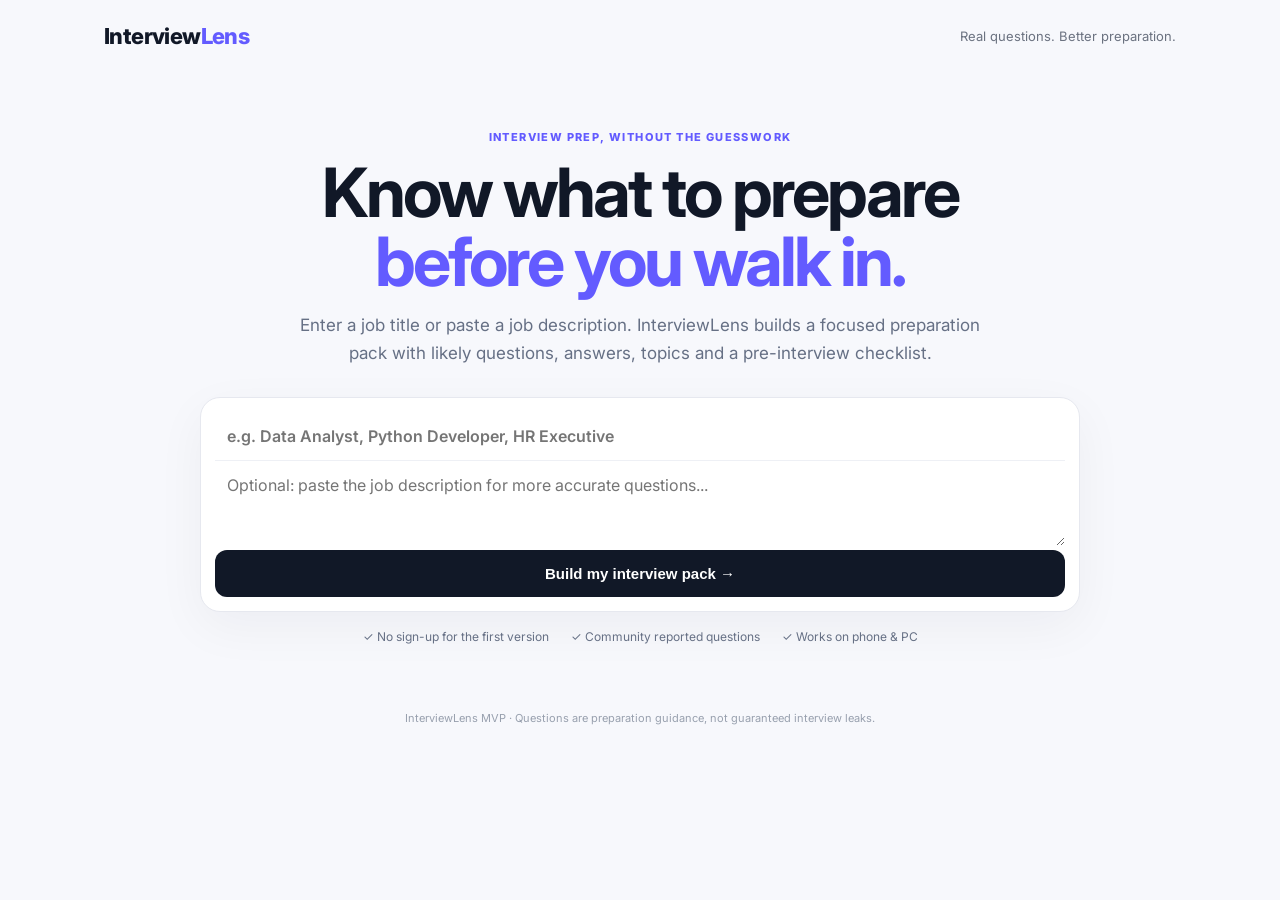
<file: index.html>
<!doctype html>
<html lang="en">
<head>
  <meta charset="UTF-8" />
  <meta name="viewport" content="width=device-width, initial-scale=1.0" />
  <meta name="description" content="InterviewLens - practical interview preparation from a job title or job description." />
  <title>InterviewLens — Prepare smarter</title>
  <link rel="preconnect" href="https://fonts.googleapis.com">
  <link rel="preconnect" href="https://fonts.gstatic.com" crossorigin>
  <link href="https://fonts.googleapis.com/css2?family=Inter:wght@400;500;600;700;800&display=swap" rel="stylesheet">
  <link rel="stylesheet" href="style.css" />
</head>
<body>
  <header class="nav"><a class="brand" href="#">Interview<span>Lens</span></a><span class="tag">Real questions. Better preparation.</span></header>
  <main>
    <section class="hero">
      <div class="eyebrow">INTERVIEW PREP, WITHOUT THE GUESSWORK</div>
      <h1>Know what to prepare<br><span>before you walk in.</span></h1>
      <p>Enter a job title or paste a job description. InterviewLens builds a focused preparation pack with likely questions, answers, topics and a pre-interview checklist.</p>
      <div class="search-card">
        <input id="role" placeholder="e.g. Data Analyst, Python Developer, HR Executive" aria-label="Job title" />
        <textarea id="jd" placeholder="Optional: paste the job description for more accurate questions..."></textarea>
        <button id="generate">Build my interview pack →</button>
      </div>
      <div class="trust-row"><span>✓ No sign-up for the first version</span><span>✓ Community reported questions</span><span>✓ Works on phone & PC</span></div>
    </section>

    <section id="results" class="results hidden">
      <div class="result-head"><div><div class="eyebrow">YOUR PREPARATION PACK</div><h2 id="resultTitle"></h2><p id="resultSub"></p></div><button class="outline" id="reset">New role</button></div>
      <div class="signal"><div><strong id="confidence">Preparation confidence: —</strong><p>This is a transparent signal based on community confirmations, not a promise that a question will appear.</p></div><div class="signal-number" id="signalNumber">0</div></div>
      <div class="grid">
        <article class="panel wide"><div class="panel-title"><h3>🔥 Top questions to prepare</h3><span class="pill">High priority</span></div><div id="questions"></div></article>
        <article class="panel"><div class="panel-title"><h3>🧠 Technical topics</h3></div><ul id="topics"></ul></article>
        <article class="panel"><div class="panel-title"><h3>💬 HR & behavioral</h3></div><ul id="behavioral"></ul></article>
        <article class="panel"><div class="panel-title"><h3>✅ Before the interview</h3></div><ul id="checklist"></ul></article>
        <article class="panel wide"><div class="panel-title"><h3>How the trust signal works</h3></div><div class="steps"><span>1</span><p>We recommend a question from the role/JD or research.</p><span>2</span><p>After your interview, tap <b>“I was asked this”</b> if it really happened.</p><span>3</span><p>Confirmed reports build a community signal for future candidates.</p></div></article>
      </div>
    </section>
  </main>
  <footer>InterviewLens MVP · Questions are preparation guidance, not guaranteed interview leaks.</footer>
  <script src="app.js"></script>
</body>
</html>
</file>
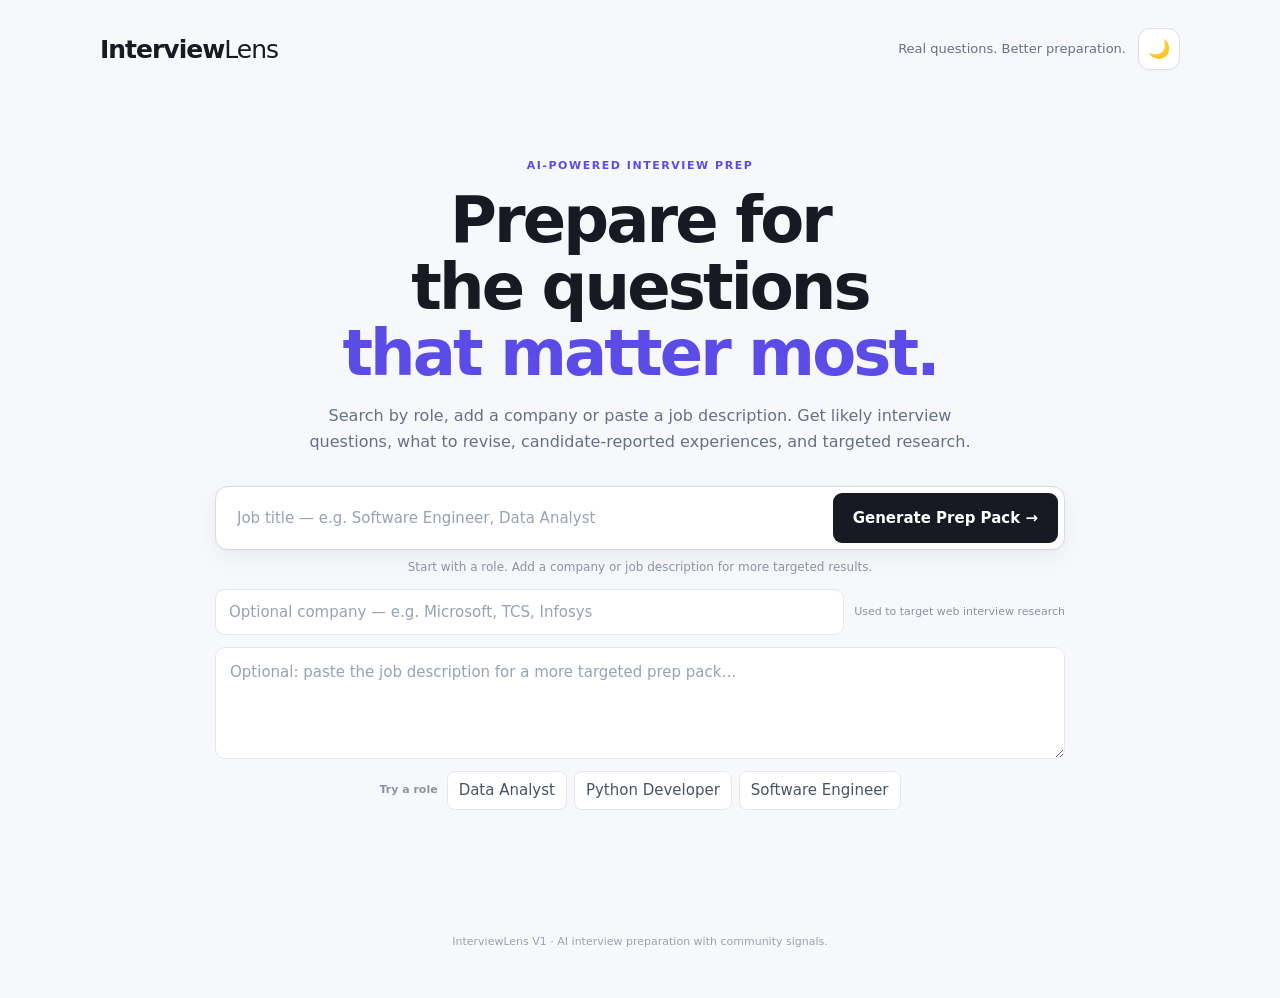
<file: interviewlens/index.html>
<!doctype html><html lang="en"><head><meta charset="UTF-8"><meta name="viewport" content="width=device-width,initial-scale=1"><meta name="theme-color" content="#151827"><meta name="mobile-web-app-capable" content="yes"><meta name="apple-mobile-web-app-capable" content="yes"><meta name="apple-mobile-web-app-status-bar-style" content="black-translucent"><meta name="apple-mobile-web-app-title" content="InterviewLens"><link rel="manifest" href="manifest.webmanifest"><link rel="icon" href="icon.svg" type="image/svg+xml"><link rel="apple-touch-icon" href="icon.svg"><meta name="description" content="InterviewLens helps job seekers prepare for interviews with role-specific questions, web research, candidate-reported experiences, and an adaptive AI mock interview."><meta property="og:type" content="website"><meta property="og:title" content="InterviewLens — AI Interview Preparation"><meta property="og:description" content="Prepare with role-specific questions, real interview signals, web research, and adaptive AI mock interviews."><meta property="og:url" content="https://karanaldo-07.github.io/web/"><link rel="canonical" href="https://karanaldo-07.github.io/web/"><title>InterviewLens — AI Interview Preparation</title><link rel="stylesheet" href="style.css"><style>.q-actions{margin-left:39px;display:flex;gap:8px;flex-wrap:wrap}.asked,.report{border:1px solid #dfe2ec;background:#f7f8fb;border-radius:9px;padding:8px 11px;cursor:pointer}.asked.confirmed,.report.reported{background:#eaf8ef;border-color:#bfe6cb;color:#23703c}.section-note{margin:-5px 0 15px;color:#777d8d;font-size:13px;line-height:1.5}.experience-list{display:grid;gap:10px}.experience-item{padding:14px;border:1px solid #e5e6ee;border-radius:12px;background:#fbfbfe}.experience-item>div:first-child{display:flex;justify-content:space-between;gap:12px;align-items:start}.experience-item strong{line-height:1.45}.report-count{font-size:12px;font-weight:800;white-space:nowrap;color:#4f43c9}.experience-context{display:flex;gap:6px;flex-wrap:wrap;margin-top:9px}.experience-chip{font-size:11px;color:#686d7c;background:white;border:1px solid #e2e4ec;border-radius:20px;padding:5px 8px}.modal{position:fixed;inset:0;background:#15182766;display:grid;place-items:center;padding:20px;z-index:20}.modal.hidden{display:none}.modal-panel{position:relative;width:min(520px,100%);background:white;border-radius:18px;padding:25px;box-shadow:0 20px 70px #15182730}.modal-close{position:absolute;right:14px;top:10px;border:0;background:transparent;font-size:27px;color:#777d8d;cursor:pointer}.modal-panel h3{margin:4px 0 10px;font-size:24px}.report-question{padding:12px;background:#f7f8fc;border-radius:10px;color:#424756;line-height:1.5}.modal-panel label{display:block;font-size:13px;font-weight:700;margin-top:14px}.modal-panel input,.modal-panel select{display:block;width:100%;margin-top:6px;padding:11px 12px;border:1px solid #dfe2ec;border-radius:10px;font:inherit;background:white}.privacy-note{font-size:12px;color:#858998;line-height:1.5}.modal-actions{display:flex;justify-content:flex-end;gap:8px;margin-top:16px}.primary-action{border:0;border-radius:10px;padding:10px 14px;background:#151827;color:white;font-weight:700;cursor:pointer}.report-status{display:block;margin-top:10px;color:#4f43c9}.experience-card{background:#fff}.section-note{margin-top:-6px}@media(max-width:700px){.q-actions{margin-left:0}.experience-item>div:first-child{display:block}.report-count{display:block;margin-top:6px}.modal-panel{padding:22px}}.header-actions{display:flex;align-items:center;gap:12px}.theme-toggle{width:42px;height:42px;border:1px solid #dddfea;background:#fff;border-radius:12px;display:grid;place-items:center;cursor:pointer;font-size:18px;line-height:1}.theme-toggle:focus-visible{outline:3px solid #c9c4ff;outline-offset:2px}@media(max-width:700px){.header-actions{gap:0}}</style><script type="application/ld+json">{"@context":"https://schema.org","@type":"WebApplication","name":"InterviewLens","applicationCategory":"BusinessApplication","operatingSystem":"Web","description":"AI-powered interview preparation with role-specific questions, candidate-reported interview experiences, web research, and adaptive mock interviews.","url":"https://karanaldo-07.github.io/web/"}</script></head><body><main><header><div class="logo" aria-label="InterviewLens">Interview<span>Lens</span></div><div class="header-actions"><div class="tag">Real questions. Better preparation.</div><button id="themeToggle" class="theme-toggle" type="button" aria-label="Switch to dark mode" title="Switch to dark mode">🌙</button></div></header><section class="hero"><p class="eyebrow">AI-POWERED INTERVIEW PREP</p><h1>Know what they might ask.<br><span>Prepare before you walk in.</span></h1><p class="lead">Enter a job title or paste a job description. Get role-specific questions, topics, preparation steps, and community-verified interview signals.</p><div class="search"><label class="sr-only" for="role">Job title</label><input id="role" aria-label="Job title" autocomplete="organization-title" placeholder="Job title — e.g. Data Analyst, Python Developer"><button id="generate" type="button">Generate Prep Pack →</button></div><div class="research-input"><label class="sr-only" for="company">Company</label><input id="company" aria-label="Company" autocomplete="organization" placeholder="Optional company — e.g. TCS, Infosys, Microsoft"><span>Used to target web interview research</span></div><label class="sr-only" for="jd">Job description</label><textarea id="jd" aria-label="Job description" placeholder="Optional: paste the job description here for a more targeted pack..."></textarea><div class="examples"><button type="button" data-role="Data Analyst">Data Analyst</button><button type="button" data-role="Python Developer">Python Developer</button><button type="button" data-role="Software Engineer">Software Engineer</button></div></section><section id="results" class="hidden" aria-live="polite"><div class="result-head"><div><p class="eyebrow">YOUR PREP PACK</p><h2 id="resultTitle"></h2><p id="resultSub"></p></div><button id="reset" class="ghost" type="button">← New search</button></div><div class="grid"><article class="card wide"><div class="card-title"><h3>🔥 Top interview questions</h3><span id="confidence">Community confidence: building</span></div><div id="questions"></div></article><article class="card wide experience-card"><div class="card-title"><h3>🧑‍💼 Candidate interview experiences</h3><span>Community-reported context</span></div><p class="section-note">See which questions candidates report being asked most often, plus the interview round and difficulty they reported.</p><div id="experienceList" class="experience-list"></div></article><article class="card wide research-card"><div class="card-title"><h3>🌐 Web research</h3><span id="researchStatus">Not searched yet</span></div><div id="researchLeads" class="research-leads"></div><div id="sources" class="sources"></div></article><article class="card"><h3>🧠 Topics to revise</h3><ul id="topics"></ul></article><article class="card"><h3>💬 Behavioral questions</h3><ul id="behavioral"></ul></article><article class="card"><h3>✅ Before the interview</h3><ul id="checklist"></ul></article><article class="card trust"><h3>⭐ Community signal</h3><div class="signal" id="signalNumber">0</div><p>candidate confirmations</p><small>Recommendations and candidate-reported evidence are kept clearly separated.</small></article></div></section><div id="reportModal" class="modal hidden" role="dialog" aria-modal="true" aria-labelledby="reportTitle"><div class="modal-panel"><button id="closeReport" class="modal-close" aria-label="Close" type="button">×</button><p class="eyebrow">COMMUNITY REPORT</p><h3 id="reportTitle">Were you asked this?</h3><p id="reportQuestion" class="report-question"></p><label>Company (optional)<input id="reportCompany" maxlength="120" autocomplete="organization" placeholder="e.g. TCS"></label><label>Interview round<select id="reportRound"><option>Technical</option><option>Coding</option><option>System Design</option><option>HR / Behavioral</option><option>Managerial</option><option>Screening</option><option>Other</option></select></label><label>Difficulty<select id="reportDifficulty"><option>Easy</option><option selected>Medium</option><option>Hard</option></select></label><p class="privacy-note">Do not enter your name, email, phone number, or other personal information.</p><div class="modal-actions"><button id="cancelReport" class="ghost" type="button">Cancel</button><button id="submitReport" class="primary-action" type="button">Submit experience</button></div><small id="reportStatus" class="report-status"></small></div></div><noscript><p class="noscript">InterviewLens needs JavaScript enabled to generate your interview preparation pack.</p></noscript><footer>InterviewLens V1 · AI interview preparation with community signals.</footer></main><script>window.INTERVIEWLENS_API='https://interviewlens-api.vercel.app';</script><script src="theme.js"></script><script src="app.js"></script><script src="mock.js?v=4"></script><script>if('serviceWorker' in navigator){window.addEventListener('load',()=>navigator.serviceWorker.register('./sw.js').catch(()=>{}));}</script></body></html>
</file>
<file: style.css>
*{box-sizing:border-box}body{margin:0;font-family:Inter,system-ui,sans-serif;background:#f7f8fc;color:#111827}a{text-decoration:none;color:inherit}.nav{height:72px;display:flex;align-items:center;justify-content:space-between;max-width:1120px;margin:auto;padding:0 24px}.brand{font-size:22px;font-weight:800;letter-spacing:-.6px}.brand span{color:#635bff}.tag{font-size:13px;color:#6b7280}.hero{max-width:920px;margin:58px auto 0;padding:0 20px;text-align:center}.eyebrow{font-size:11px;letter-spacing:1.4px;font-weight:800;color:#635bff}.hero h1{font-size:clamp(40px,7vw,68px);line-height:1.02;letter-spacing:-3px;margin:14px 0}.hero h1 span{color:#635bff}.hero>p{max-width:680px;margin:0 auto 30px;color:#667085;font-size:17px;line-height:1.65}.search-card{background:white;border:1px solid #e6e8ef;border-radius:20px;padding:14px;box-shadow:0 15px 50px #1118270c;text-align:left}.search-card input,.search-card textarea{width:100%;border:0;outline:0;font:inherit;padding:14px 12px;background:#fff}.search-card input{font-size:16px;font-weight:600}.search-card textarea{resize:vertical;min-height:86px;border-top:1px solid #eef0f5}.search-card button{width:100%;border:0;border-radius:12px;padding:15px;background:#111827;color:#fff;font-weight:700;font-size:15px;cursor:pointer}.trust-row{display:flex;justify-content:center;gap:22px;flex-wrap:wrap;color:#667085;font-size:12px;margin:17px 0}.results{max-width:1120px;margin:70px auto;padding:0 24px}.hidden{display:none}.result-head{display:flex;align-items:flex-end;justify-content:space-between;gap:20px}.result-head h2{font-size:34px;letter-spacing:-1.5px;margin:8px 0}.result-head p{margin:0;color:#667085}.outline{background:#fff;border:1px solid #dfe2ea;border-radius:10px;padding:11px 15px;font-weight:600;cursor:pointer}.signal{margin:28px 0;display:flex;justify-content:space-between;align-items:center;background:#eeedff;border:1px solid #ddd9ff;border-radius:16px;padding:18px 22px}.signal strong{font-size:15px}.signal p{margin:5px 0 0;color:#667085;font-size:12px}.signal-number{font-size:32px;font-weight:800;color:#635bff}.grid{display:grid;grid-template-columns:repeat(2,1fr);gap:16px}.panel{background:#fff;border:1px solid #e6e8ef;border-radius:16px;padding:20px}.panel.wide{grid-column:span 2}.panel-title{display:flex;justify-content:space-between;align-items:center;gap:10px}.panel h3{margin:0 0 16px;font-size:16px}.pill{font-size:10px;padding:6px 9px;background:#fff4d6;color:#8a6400;border-radius:20px;font-weight:700}.q{border:1px solid #edf0f5;border-radius:12px;padding:14px;margin:10px 0}.q-head{display:flex;gap:10px;align-items:flex-start}.q-num{font-weight:800;color:#635bff}.q p{margin:0;line-height:1.5;font-weight:600}.q small{display:block;color:#667085;margin:8px 0 0 25px;line-height:1.45}.asked{margin:12px 0 0 25px;border:1px solid #dfe2ea;background:#fafbff;border-radius:8px;padding:8px 10px;font-size:11px;font-weight:700;cursor:pointer}.asked.confirmed{background:#eaf9ef;border-color:#bce5c8;color:#17713b}.panel ul{padding-left:19px;margin:0}.panel li{margin:11px 0;color:#4b5563;line-height:1.45}.steps{display:grid;grid-template-columns:30px 1fr;gap:10px 14px;align-items:center;color:#4b5563}.steps span{width:28px;height:28px;border-radius:50%;display:grid;place-items:center;background:#eeedff;color:#635bff;font-weight:800}.steps p{margin:0;line-height:1.45}footer{text-align:center;color:#98a0ae;font-size:11px;padding:50px 20px 30px}@media(max-width:700px){.tag{display:none}.hero{margin-top:35px}.hero h1{letter-spacing:-2px}.grid{grid-template-columns:1fr}.panel.wide{grid-column:span 1}.result-head{align-items:flex-start;flex-direction:column}.signal{padding:16px}.results{margin-top:45px}}
</file>
<file: interviewlens/style.css>
/* InterviewLens — product UI */
:root{
  color-scheme:light;
  --bg:#f7f8fb;
  --surface:#ffffff;
  --surface-subtle:#fbfbfd;
  --text:#171923;
  --text-muted:#667085;
  --text-soft:#8a93a3;
  --border:#e4e7ec;
  --border-strong:#d6dae3;
  --accent:#5b4ce8;
  --accent-hover:#4d3fd4;
  --accent-soft:#f0eeff;
  --success:#18794e;
  --success-bg:#edf9f3;
  --danger-bg:#fff5ed;
  --danger-text:#9a5b18;
  --shadow:0 1px 2px rgb(16 24 40 / 4%),0 8px 24px rgb(16 24 40 / 5%);
  --shadow-focus:0 0 0 4px rgb(91 76 232 / 14%);
  --radius-sm:8px;
  --radius-md:12px;
  --radius-lg:16px;
}

html{box-sizing:border-box;scroll-behavior:smooth}
*,*::before,*::after{box-sizing:inherit}
body{margin:0;background:var(--bg);color:var(--text);font-family:Inter,ui-sans-serif,system-ui,-apple-system,BlinkMacSystemFont,"Segoe UI",sans-serif;font-size:15px;line-height:1.5;-webkit-font-smoothing:antialiased;text-rendering:optimizeLegibility}
button,input,textarea,select{font:inherit}
button{touch-action:manipulation}
main{width:min(1120px,100%);margin-inline:auto;padding:28px 20px}

header{display:flex;align-items:center;justify-content:space-between;min-height:42px}
.logo{font-size:25px;line-height:1;font-weight:800;letter-spacing:-.04em}
.logo span{font-weight:400}
.header-actions{display:flex;align-items:center;gap:14px}
.tag{color:var(--text-muted);font-size:13px}
.theme-toggle{width:40px;height:40px;border:1px solid var(--border);border-radius:10px;background:var(--surface);color:var(--text);display:grid;place-items:center;cursor:pointer;font-size:17px;line-height:1;box-shadow:0 1px 2px rgb(16 24 40 / 3%);transition:background-color .16s ease,border-color .16s ease,transform .16s ease}
.theme-toggle:hover{border-color:var(--border-strong);background:var(--surface-subtle)}
.theme-toggle:active{transform:translateY(1px)}

.hero{padding:88px 0 68px;text-align:center}
.eyebrow{margin:0;color:var(--accent);font-size:11px;font-weight:800;letter-spacing:.14em;line-height:1.4}
.hero h1{max-width:850px;margin:14px auto 16px;font-size:clamp(40px,5.8vw,64px);line-height:1.04;letter-spacing:-.045em;font-weight:760;text-wrap:balance}
.hero h1 span{color:var(--accent)}
.lead{max-width:700px;margin:0 auto 30px;color:var(--text-muted);font-size:16px;line-height:1.65;text-wrap:pretty}

.search{display:flex;width:min(850px,100%);margin-inline:auto;padding:6px;background:var(--surface);border:1px solid var(--border-strong);border-radius:13px;box-shadow:var(--shadow)}
.search:focus-within{border-color:color-mix(in srgb,var(--accent) 45%,var(--border));box-shadow:var(--shadow-focus),var(--shadow)}
.search input{flex:1;min-width:0;padding:14px 15px;border:0;outline:0;background:transparent;color:var(--text);font-size:15px}
.search input::placeholder,.research-input input::placeholder,textarea::placeholder{color:#98a2b3}
.search button,#generate{min-height:46px;padding-inline:20px;border:0;border-radius:9px;background:var(--text);color:#fff;font-weight:700;cursor:pointer;transition:background-color .16s ease,transform .16s ease}
.search button:hover,#generate:hover{background:#272a35}
.search button:active,#generate:active{transform:translateY(1px)}

.research-input{display:flex;align-items:center;gap:10px;width:min(850px,100%);margin:12px auto 0;text-align:left}
.research-input input{flex:1;min-width:0;padding:11px 13px;border:1px solid var(--border);border-radius:10px;outline:0;background:var(--surface);color:var(--text)}
.research-input input:focus{border-color:var(--accent);box-shadow:var(--shadow-focus)}
.research-input span{color:var(--text-soft);font-size:11px;white-space:nowrap}
textarea{display:block;width:min(850px,100%);height:112px;margin:12px auto;border:1px solid var(--border);border-radius:10px;padding:13px 14px;resize:vertical;outline:0;background:var(--surface);color:var(--text);line-height:1.5}
textarea:focus{border-color:var(--accent);box-shadow:var(--shadow-focus)}
.examples{display:flex;justify-content:center;flex-wrap:wrap;gap:7px}
.examples button,.ghost{padding:7px 11px;border:1px solid var(--border);border-radius:8px;background:var(--surface);color:#475467;cursor:pointer;transition:background-color .16s ease,border-color .16s ease,color .16s ease}
.examples button:hover,.ghost:hover{border-color:var(--border-strong);background:var(--surface-subtle);color:var(--text)}

.hidden{display:none!important}
.result-head{display:flex;align-items:end;justify-content:space-between;gap:20px;margin-bottom:20px}
.result-head h2{margin:5px 0;font-size:34px;line-height:1.15;letter-spacing:-.025em;text-wrap:balance}
.result-head p{margin:0;color:var(--text-muted)}
.grid{display:grid;grid-template-columns:repeat(2,minmax(0,1fr));gap:14px}
.card{container-type:inline-size;background:var(--surface);border:1px solid var(--border);border-radius:var(--radius-lg);padding:20px;box-shadow:0 1px 2px rgb(16 24 40 / 2%)}
.wide{grid-column:1/-1}
.card h3{margin:0 0 14px;font-size:17px;line-height:1.35;letter-spacing:-.015em}
.card-title{display:flex;align-items:center;justify-content:space-between;gap:14px}
.card-title span{color:var(--text-soft);font-size:11px;font-weight:600;white-space:nowrap}

.q{padding:16px 0;border-top:1px solid #eef0f4}
.q:first-child{border-top:0}
.q-head{display:flex;gap:12px}
.q-num{flex:0 0 auto;color:#98a2b3;font-weight:750;font-variant-numeric:tabular-nums}
.q p{margin:0;font-weight:650;line-height:1.5}
.q small{display:block;margin:7px 0 10px 35px;color:var(--text-soft);line-height:1.45}
.answer{margin:0 0 10px 35px;padding-left:11px;border-left:2px solid var(--border)}
.answer summary{color:var(--accent);font-size:12px;font-weight:700;cursor:pointer}
.answer summary:hover{text-decoration:underline;text-underline-offset:3px}
.answer p{margin:7px 0 0;color:var(--text-muted);font-size:13px;line-height:1.55}
.asked{margin-left:35px;padding:7px 10px;border:1px solid var(--border);border-radius:8px;background:var(--surface-subtle);color:#475467;font-size:12px;cursor:pointer}
.asked:hover{border-color:var(--border-strong)}
.asked.confirmed{background:var(--success-bg);border-color:#b7e4cd;color:var(--success)}

.card ul{margin:0;padding-left:18px}
.card li{padding:5px 0;color:#475467;line-height:1.5}
.trust{text-align:center}
.signal{margin:8px 0;font-size:42px;font-weight:800;line-height:1;color:var(--accent);font-variant-numeric:tabular-nums}
.trust p{margin:0 0 10px;color:var(--text-muted)}
.trust small{display:block;color:var(--text-soft);line-height:1.55}

.research-card{background:var(--surface-subtle)}
.research-leads{display:grid;gap:9px}
.lead-item{padding:13px;border:1px solid var(--border);border-radius:var(--radius-md);background:var(--surface)}
.lead-item p{margin:0 0 6px;font-weight:650;line-height:1.45}
.lead-item small{color:var(--text-soft)}
.sources{display:grid;gap:7px;margin-top:14px}
.source{padding:11px 13px;border:1px solid var(--border);border-radius:10px;background:var(--surface)}
.source a{color:var(--accent);font-weight:700;text-decoration:none}
.source a:hover{text-decoration:underline;text-underline-offset:3px}
.source small{display:block;margin-top:4px;color:var(--text-soft);line-height:1.45}
.research-empty{padding:10px 0;color:var(--text-muted);line-height:1.5}

.sr-only{position:absolute;width:1px;height:1px;padding:0;margin:-1px;overflow:hidden;clip:rect(0 0 0 0);white-space:nowrap;border:0}
.noscript{max-width:700px;margin:20px auto;padding:13px;border:1px solid var(--border);border-radius:10px;background:var(--surface);color:var(--text-muted);text-align:center}
button:disabled{opacity:.55;cursor:not-allowed}
button:focus-visible,input:focus-visible,textarea:focus-visible,select:focus-visible,summary:focus-visible{outline:3px solid color-mix(in srgb,var(--accent) 35%,transparent);outline-offset:2px}
footer{padding:56px 0 20px;color:#98a2b3;font-size:11px;text-align:center}

/* Component-generated mock interview UI */
.mock-intro,.mock-question,.mock-final,.mock-report{border-radius:var(--radius-lg)!important}

@container (max-width:560px){
  .card-title{align-items:flex-start;flex-direction:column;gap:4px}
  .card-title span{white-space:normal}
}

@media (max-width:760px){
  main{padding:20px 14px}
  .tag{display:none}
  .hero{padding:62px 0 44px}
  .hero h1{font-size:clamp(38px,10vw,52px)}
  .lead{font-size:15px}
  .search{display:block;padding:0;border:0;background:transparent;box-shadow:none}
  .search:focus-within{box-shadow:none}
  .search input{width:100%;min-height:50px;margin-bottom:8px;border:1px solid var(--border);border-radius:10px;background:var(--surface)}
  .search button,#generate{width:100%}
  .research-input{display:block}
  .research-input input{width:100%}
  .research-input span{display:block;margin:6px 2px 0}
  .grid{grid-template-columns:1fr}
  .wide{grid-column:auto}
  .result-head{align-items:flex-start;gap:12px}
  .result-head h2{font-size:28px}
  .ghost{white-space:nowrap}
  .q-actions{margin-left:0}
}

@media (max-width:480px){
  .header-actions{gap:0}
  .theme-toggle{width:38px;height:38px}
  .hero{padding-top:52px}
  .hero h1{letter-spacing:-.04em}
  .card{padding:17px}
}

/* Manual theme selected by theme.js. */
html[data-theme="dark"]{
  color-scheme:dark;
  --bg:#0e1015;
  --surface:#171a21;
  --surface-subtle:#13161c;
  --text:#f1f3f7;
  --text-muted:#aab2c0;
  --text-soft:#7f8999;
  --border:#2a303b;
  --border-strong:#363d4a;
  --accent:#8b7cf6;
  --accent-hover:#9b8dff;
  --accent-soft:#26213e;
  --success:#86d5aa;
  --success-bg:#142b20;
  --danger-bg:#352718;
  --danger-text:#efbd78;
  --shadow:0 1px 2px rgb(0 0 0 / 22%),0 10px 28px rgb(0 0 0 / 16%);
  --shadow-focus:0 0 0 4px rgb(139 124 246 / 18%);
}
html[data-theme="dark"] body{background:var(--bg);color:var(--text)}
html[data-theme="dark"] .theme-toggle{background:var(--surface);color:var(--text);border-color:var(--border-strong)}
html[data-theme="dark"] .search button,html[data-theme="dark"] #generate,html[data-theme="dark"] .primary-action{background:#f3f4f6;color:#12141a}
html[data-theme="dark"] .search button:hover,html[data-theme="dark"] #generate:hover{background:#fff}
html[data-theme="dark"] .asked.confirmed{background:var(--success-bg);border-color:#285f46;color:var(--success)}
html[data-theme="dark"] .experience-item{background:var(--surface-subtle);border-color:var(--border)}
html[data-theme="dark"] .experience-chip{background:#202530;border-color:var(--border-strong);color:var(--text-muted)}
html[data-theme="dark"] .modal{background:rgb(0 0 0 / 68%)}
html[data-theme="dark"] .modal-panel{background:var(--surface);color:var(--text);box-shadow:0 24px 70px rgb(0 0 0 / 45%)}
html[data-theme="dark"] .modal-close{color:var(--text-soft)}
html[data-theme="dark"] .report-question{background:#202530;color:#dfe3eb}
html[data-theme="dark"] .modal-panel input,html[data-theme="dark"] .modal-panel select{background:#101319;color:var(--text);border-color:var(--border-strong)}
html[data-theme="dark"] .privacy-note{color:var(--text-soft)}
html[data-theme="dark"] .report-status{color:var(--accent)}
html[data-theme="dark"] .mock-intro,html[data-theme="dark"] .mock-question,html[data-theme="dark"] .mock-final,html[data-theme="dark"] .mock-report{background:#13161c!important;border-color:var(--border)!important;color:var(--text)}
html[data-theme="dark"] .mock-answer,html[data-theme="dark"] .mock-feedback{background:#171a21!important;border-color:var(--border)!important;color:var(--text)}
html[data-theme="dark"] .mock-score,html[data-theme="dark"] .mock-report-section{background:#202530!important}
html[data-theme="dark"] .mock-feedback li,html[data-theme="dark"] .mock-report .report-summary,html[data-theme="dark"] .mock-report-section li{color:var(--text-muted)!important}
html[data-theme="dark"] .mock-error{background:var(--danger-bg)!important;color:var(--danger-text)!important}

/* Respect the OS preference when no manual theme has been selected. */
@media (prefers-color-scheme:dark){
  :root:not([data-theme="light"]){
    color-scheme:dark;
    --bg:#0e1015;--surface:#171a21;--surface-subtle:#13161c;--text:#f1f3f7;--text-muted:#aab2c0;--text-soft:#7f8999;--border:#2a303b;--border-strong:#363d4a;--accent:#8b7cf6;--accent-hover:#9b8dff;--accent-soft:#26213e;--success:#86d5aa;--success-bg:#142b20;--danger-bg:#352718;--danger-text:#efbd78;--shadow:0 1px 2px rgb(0 0 0 / 22%),0 10px 28px rgb(0 0 0 / 16%);--shadow-focus:0 0 0 4px rgb(139 124 246 / 18%);
  }
  :root:not([data-theme="light"]) body{background:var(--bg);color:var(--text)}
  :root:not([data-theme="light"]) .theme-toggle{background:var(--surface);color:var(--text);border-color:var(--border-strong)}
  :root:not([data-theme="light"]) .search button,:root:not([data-theme="light"]) #generate,:root:not([data-theme="light"]) .primary-action{background:#f3f4f6;color:#12141a}
  :root:not([data-theme="light"]) .card{background:var(--surface);border-color:var(--border)}
  :root:not([data-theme="light"]) .research-card{background:var(--surface-subtle)}
  :root:not([data-theme="light"]) .lead-item,:root:not([data-theme="light"]) .source{background:var(--surface);border-color:var(--border)}
  :root:not([data-theme="light"]) .asked{background:#202530;border-color:var(--border-strong);color:#dce1eb}
  :root:not([data-theme="light"]) .asked.confirmed{background:var(--success-bg);border-color:#285f46;color:var(--success)}
  :root:not([data-theme="light"]) .modal{background:rgb(0 0 0 / 68%)}
  :root:not([data-theme="light"]) .modal-panel{background:var(--surface);color:var(--text)}
  :root:not([data-theme="light"]) .modal-panel input,:root:not([data-theme="light"]) .modal-panel select{background:#101319;color:var(--text);border-color:var(--border-strong)}
  :root:not([data-theme="light"]) .mock-intro,:root:not([data-theme="light"]) .mock-question,:root:not([data-theme="light"]) .mock-final,:root:not([data-theme="light"]) .mock-report{background:#13161c!important;border-color:var(--border)!important;color:var(--text)}
  :root:not([data-theme="light"]) .mock-answer,:root:not([data-theme="light"]) .mock-feedback{background:#171a21!important;border-color:var(--border)!important;color:var(--text)}
  :root:not([data-theme="light"]) .mock-score,:root:not([data-theme="light"]) .mock-report-section{background:#202530!important}
  :root:not([data-theme="light"]) .mock-feedback li,:root:not([data-theme="light"]) .mock-report .report-summary,:root:not([data-theme="light"]) .mock-report-section li{color:var(--text-muted)!important}
}

@media (prefers-reduced-motion:reduce){
  html{scroll-behavior:auto}
  *,*::before,*::after{scroll-behavior:auto!important;transition-duration:.01ms!important;animation-duration:.01ms!important;animation-iteration-count:1!important}
}
</file>
